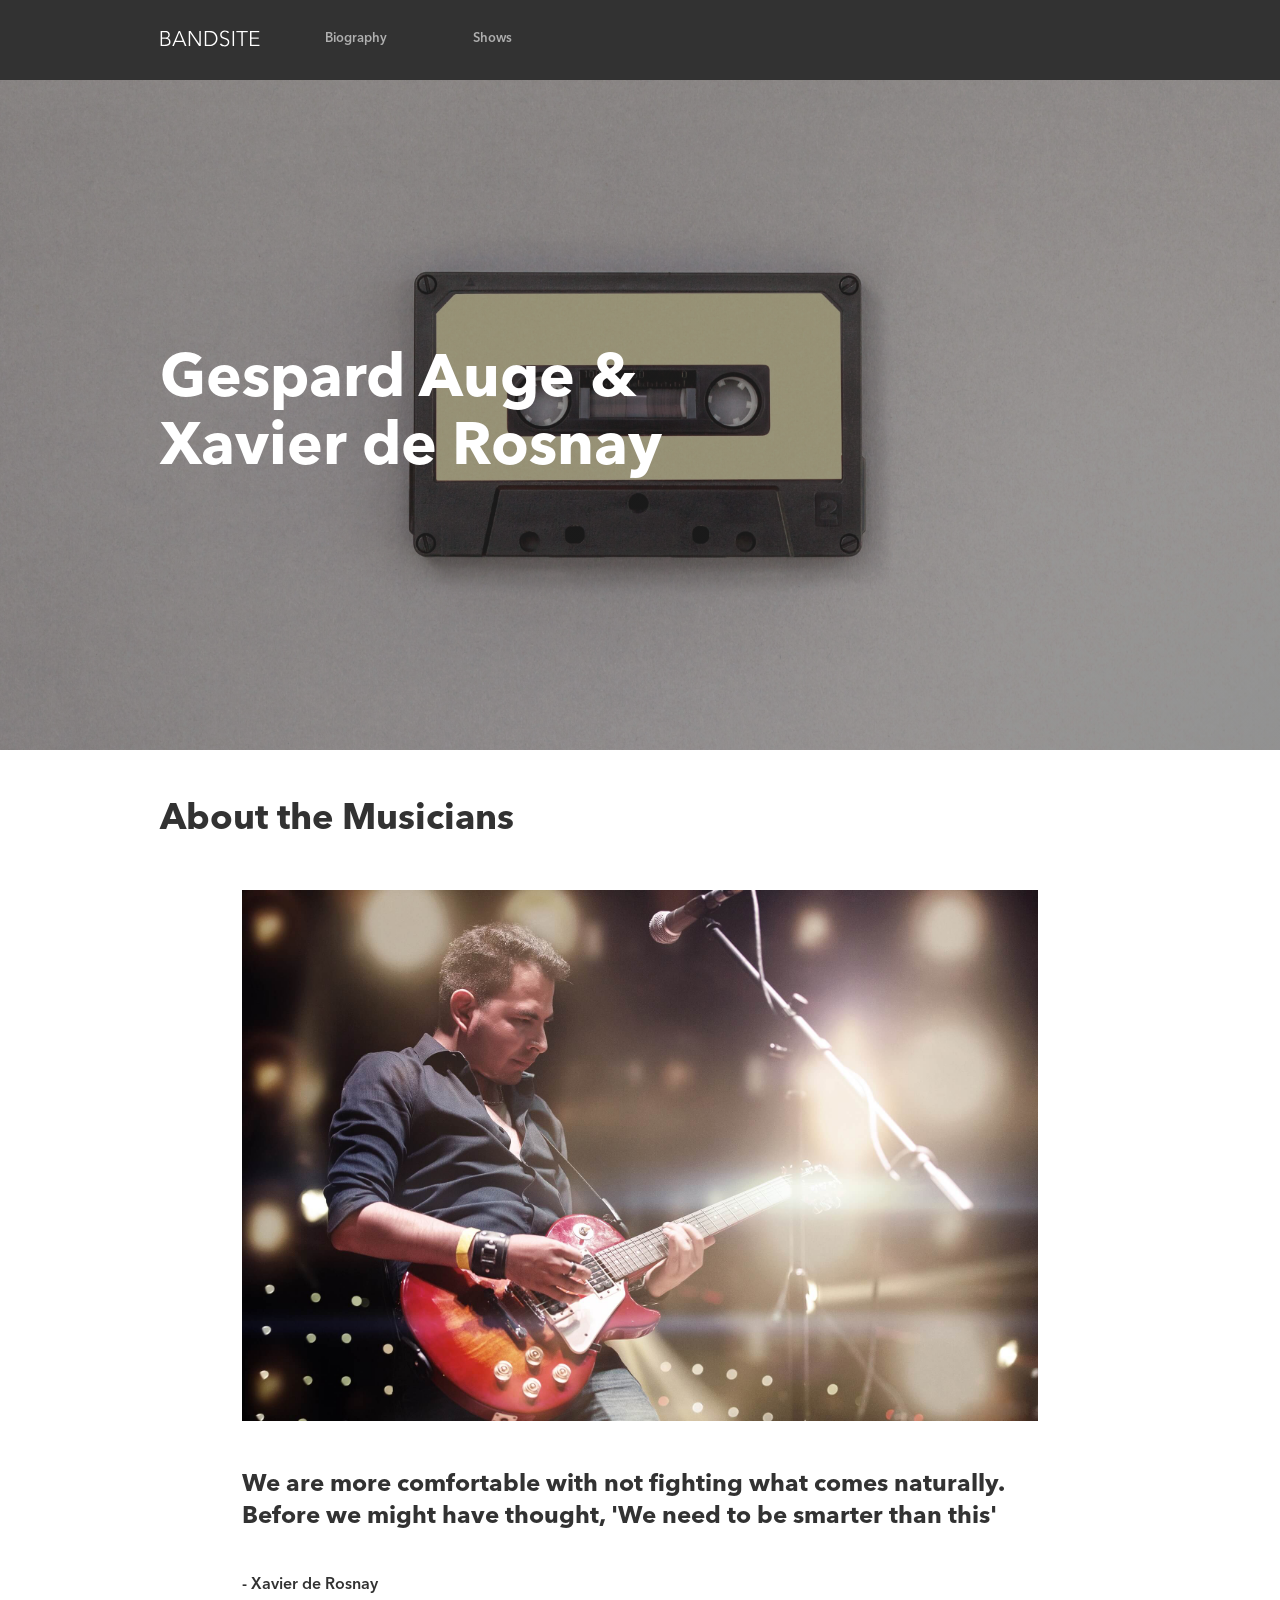
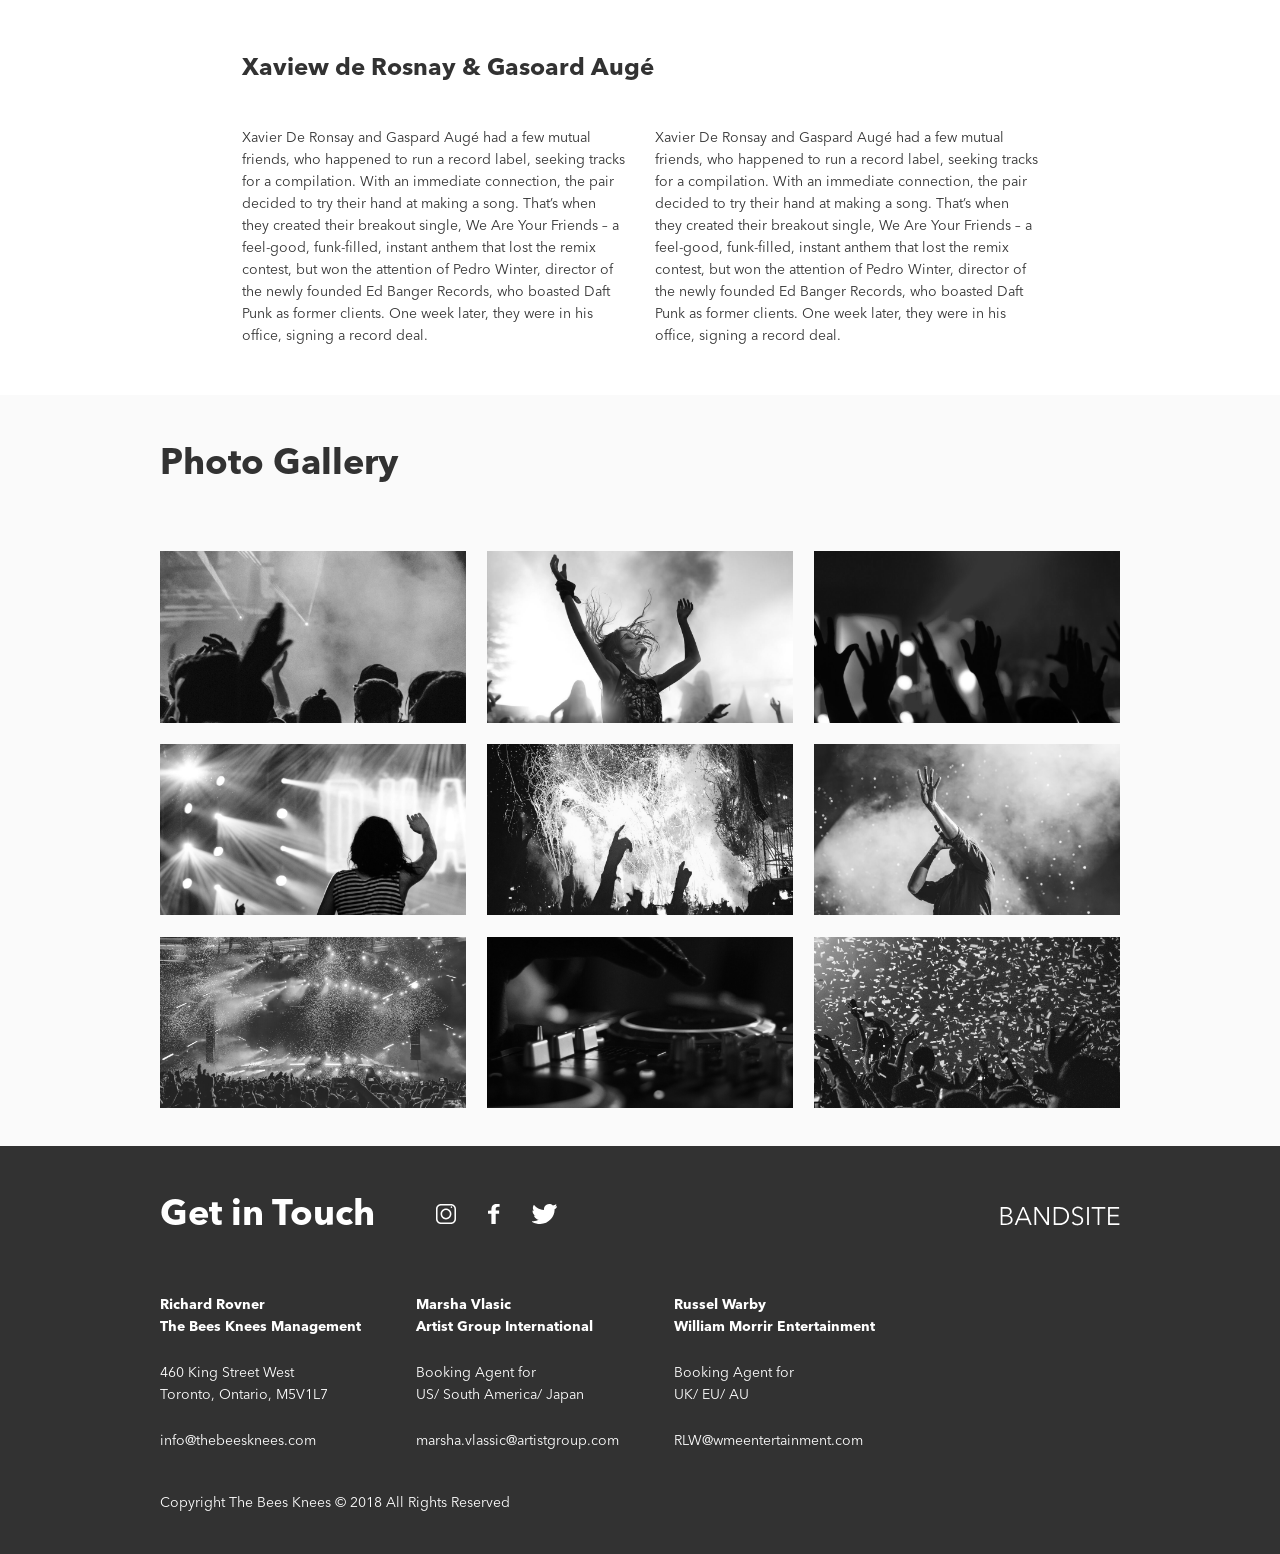
<file: sprint1/index.html>
<!DOCTYPE html>
<html lang="en">
<head>
  <meta charset="UTF-8">
  <meta name="viewport" content="width=device-width, initial-scale=1.0">
  <meta http-equiv="X-UA-Compatible" content="ie=edge">
  <title>Band Site</title>
  <link rel="stylesheet" href="./css/master.css">
</head>
<body>
  <header id="home" class="header"> 
    <nav class="nav"><!--Start of the Navigation-->
      <ul class="nav__list"> <!--Start of navigation list-->
        <li class="nav__item nav__item--full"> <!--Logo takes up full width at mobile-->
          <a href="#home" class="nav__link">
            <img class="nav__logo" src="./assets/logo/Logo-bandsite.svg" alt="Logo of the band. Spells out Band Site">
          </a>
        </li>
        <li class="nav__item nav__item--half"> <!--Nav links take up half width at mobile-->
          <a  class="nav__link nav__link--hover"href="#about">Biography</a>
        </li>
        <li class="nav__item nav__item--half"> <!--Nav links take up half width at mobile-->
          <a  class="nav__link nav__link--hover" href="#">Shows</a>
        </li>
      </ul> <!--End of navigation list-->
    </nav> <!--End of Navigation-->
    <div class="header__hero-wrapper">
      <h1 class="header__title">Gespard Auge &AMP; Xavier de Rosnay</h1> <!--Hero header and page title-->
    </div>
  </header>
  
  <main>
    <section id="about" class="section section--about"> <!--Start of About section-->
      <h2 class="section__title section__title--about">About the Musicians</h2> 
      <div class="section__content section__content--about"> <!--Start of About section content-->
        <div class="section__img-container">
          <img class="section__img--about" src="./assets/images/band.jpg" alt="Image of the band which consists of a solo guitarist">
        </div>
        <blockquote class="section__quote">
          <p class="section__text--quote section__text--bold">We are more comfortable with not fighting what comes naturally. 
            Before we might have thought, 'We need to be smarter than this'</p> <!--Quote text-->
          <footer class="section__text section__text--bold">- Xavier de Rosnay</footer>
        </blockquote>
        <h3 class="section__sub-header">Xaview de Rosnay &AMP; Gasoard Augé</h3>
        <div class="section__content--description"> <!--Start of Content description wrapper-->
          <p class="section__text section__text--description">Xavier De Ronsay and Gaspard Augé had a few mutual friends, who happened to run a record label, seeking tracks for a compilation. With an immediate connection, the pair decided to try their hand at making a song. That’s when they created their breakout single, We Are Your Friends – a feel-good, funk-filled, instant anthem that lost the remix contest, but won the attention of Pedro Winter, director of the newly founded Ed Banger Records, who boasted Daft Punk as former clients. One week later, they were in his office, signing a record deal.</p>
          <p class="section__text section__text--description">Xavier De Ronsay and Gaspard Augé had a few mutual friends, who happened to run a record label, seeking tracks for a compilation. With an immediate connection, the pair decided to try their hand at making a song. That’s when they created their breakout single, We Are Your Friends – a feel-good, funk-filled, instant anthem that lost the remix contest, but won the attention of Pedro Winter, director of the newly founded Ed Banger Records, who boasted Daft Punk as former clients. One week later, they were in his office, signing a record deal.</p>
        </div> <!--End of Content description wrapper-->
      </div> <!--Start of About section content-->
    </section> <!--End of About section-->

    <section id="shows" class="section section--shows"> <!--Start of Shows section-->
      <h2 class="section__title section__title--shows">Photo Gallery</h2>
      <ul class="section__content--gallery"> <!--Start of Gallery section-->
        <li class="section__img-container--gallery"> <!--Gallery image container-->
          <img class="section__img--shows" src="./assets/images/Photo-gallery-1.jpg" alt="Generic concert photo">
        </li>
        <li class="section__img-container--gallery"> <!--Gallery image container-->
          <img class="section__img--shows" src="./assets/images/Photo-gallery-2.jpg" alt="Generic concert photo">
        </li>
        <li class="section__img-container--gallery"> <!--Gallery image container-->
          <img class="section__img--shows" src="./assets/images/Photo-gallery-3.jpg" alt="Generic concert photo">
        </li>
        <li class="section__img-container--gallery"> <!--Gallery image container-->
          <img class="section__img--shows" src="./assets/images/Photo-gallery-4.jpg" alt="Generic concert photo">
        </li>
        <li class="section__img-container--gallery"> <!--Gallery image container-->
          <img class="section__img--shows" src="./assets/images/Photo-gallery-5.jpg" alt="Generic concert photo">
        </li>
        <li class="section__img-container--gallery"> <!--Gallery image container-->
          <img class="section__img--shows" src="./assets/images/Photo-gallery-6.jpg" alt="Generic concert photo">
        </li>
        <li class="section__img-container--gallery"> <!--Gallery image container-->
          <img class="section__img--shows" src="./assets/images/Photo-gallery-7.jpg" alt="Generic concert photo">
        </li>
        <li class="section__img-container--gallery"> <!--Gallery image container-->
          <img class="section__img--shows" src="./assets/images/Photo-gallery-8.jpg" alt="Generic concert photo">
        </li>
        <li class="section__img-container--gallery"> <!--Gallery image container-->
          <img class="section__img--shows" src="./assets/images/Photo-gallery-9.jpg" alt="Generic concert photo">
        </li>
      </ul> <!--End of Gallery section-->
    </section> <!--End of Shows section-->
  </main>

  <footer class="footer"> 
    <div class="footer__flex"><!--Start of Top footer flex container-->
      <h2 class="footer__title">Get in Touch</h2> <!--Top footer flex item 1 - Footer title-->
      <ul class="footer__flex social"> <!--Top footer flex item 2 - Social Icons-->
        <li class="social__container"> <!--Social link container-->
          <a class="social__link" href="http://www.instagram.com" target="__blank">
            <img class="social__img" src="./assets/icons/svg/Icon-instagram.svg" alt="Instagram's logo. A small camera.">
          </a>
        </li>
        <li class="social__container"> <!--Social link container-->
          <a class="social__link" href="http://www.facebook.com" target="__blank">
            <img class="social__img" src="./assets/icons/svg/Icon-facebook.svg" alt="Facebook's logo. A lowercase letter f.">
          </a>
        </li>
        <li class="social__container"> <!--Social link container-->
          <a class="social__link" href="http://www.twitter.com" target="__blank">        
            <img class="social__img" src="./assets/icons/svg/Icon-twitter.svg" alt="Twitter's logo. A small bird.">
          </a>      
        </li>
      </ul> <!--End of top footer flex item 2-->
      <a href="#home" class="social__logo"> <!--Top footer flex item 3 - Band Logo-->
        <img src="./assets/logo/Logo-bandsite.svg" alt="Logo of the band. Spells out Band Site">
      </a>
    </div> <!--End of Top footer flex container-->
    <ul class="contact footer__flex"> <!--Start of Middle footer flex container-->
      <li class="contact__item"> <!--Middle footer flex item 1 - Contact Info-->
        <p class="contact__text contact__text--bold">Richard Rovner</p>
        <p class="contact__text contact__text--bold contact__text--padding">The Bees Knees Management</p>
        <p class="contact__text">460 King Street West</p>
        <p class="contact__text contact__text--padding">Toronto, Ontario, M5V1L7</p>
        <a class="contact__mail" href="mailto:info@thebeesknees.com">info@thebeesknees.com</a>
      </li><!--End of Middle footer flex item 1-->
      <li class="contact__item"> <!--Middle footer flex item 2 - Contact Info-->
        <p class="contact__text contact__text--bold">Marsha Vlasic</p>
        <p class="contact__text contact__text--bold contact__text--padding">Artist Group International</p>
        <p class="contact__text">Booking Agent for</p>
        <p class="contact__text contact__text--padding">US/ South America/ Japan</p>
        <a class="contact__mail" href="mailto:Rmarsha.vlassic@artistgroup.com">marsha.vlassic@artistgroup.com</a>
      </li> <!--End of Middle footer flex item 2-->
      <li class="contact__item"> <!--Middle footer flex item 3 - Contact Info-->
        <p class="contact__text contact__text--bold">Russel Warby</p>
        <p class="contact__text contact__text--bold contact__text--padding">William Morrir Entertainment</p>
        <p class="contact__text">Booking Agent for</p>
        <p class="contact__text contact__text--padding">UK/ EU/ AU</p>
        <a class="contact__mail" href="mailto:RLW@wmeentertainment.com">RLW@wmeentertainment.com</a>
      </li> <!--End of Middle footer flex item 3-->
    </ul> <!--End of Middle footer flex container-->
    <p class="contact__text">Copyright The Bees Knees &COPY; 2018 All Rights Reserved</p>
  </footer>
</body>
</html>
</file>
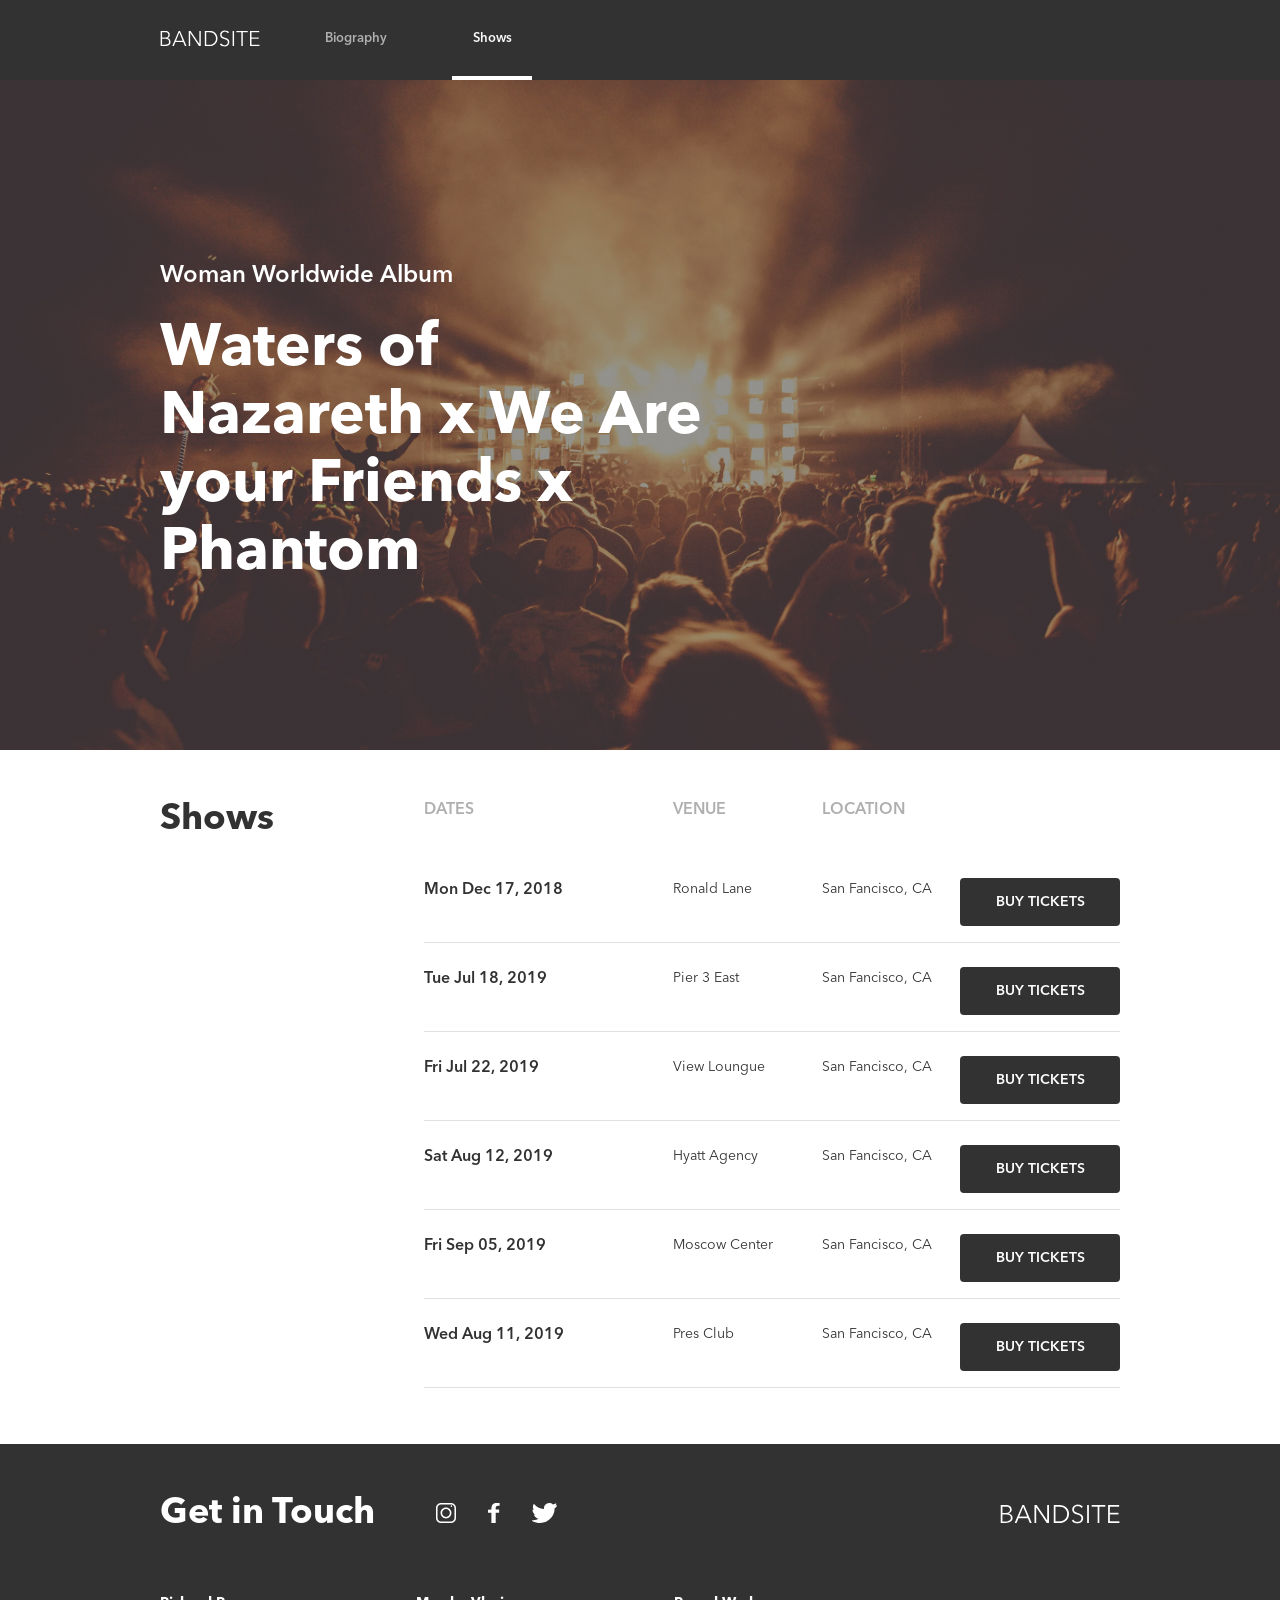
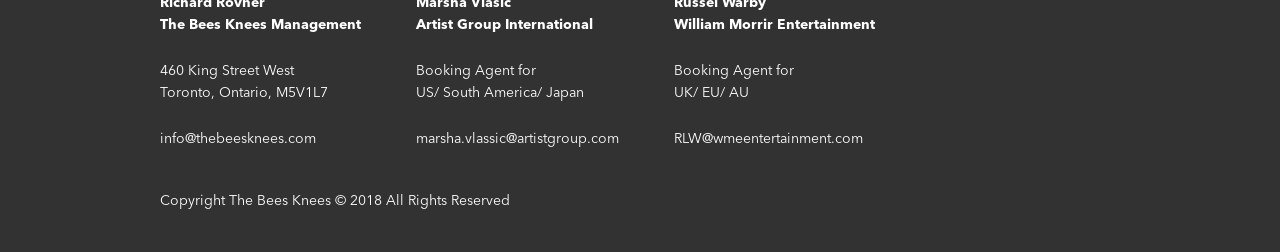
<file: sprint2/pages/shows.html>
<!DOCTYPE html>
<html lang="en">
<head>
  <meta charset="UTF-8">
  <meta name="viewport" content="width=device-width, initial-scale=1.0">
  <meta http-equiv="X-UA-Compatible" content="ie=edge">
  <title>Band Site | Shows</title>
  <link rel="stylesheet" href="../css/shows.css">

</head>
<body>
  <header id="home" class="header--shows"> 
    <nav class="nav"><!--Start of the Navigation-->
      <ul class="nav__list"> <!--Start of navigation list-->
        <li class="nav__item nav__item--full"> <!--Logo takes up full width at mobile-->
          <a href="../index.html" class="nav__link">
            <img class="nav__logo" src="../assets/logo/Logo-bandsite.svg" alt="Logo of the band. Spells out Band Site">
          </a>
        </li>
        <li class="nav__item nav__item--half"> <!--Nav links take up half width at mobile-->
          <a  class="nav__link nav__link--hover" href="../index.html">Biography</a>
        </li>
        <li class="nav__item nav__item--half"> <!--Nav links take up half width at mobile-->
          <a  class="nav__link nav__link--hover nav__link--current-page" href="#shows">Shows</a>
        </li>
      </ul> <!--End of navigation list-->
    </nav> <!--End of Navigation-->
    <div class="header__hero-wrapper--shows"> <!--Height of the wrapper set here-->
      <div class="shows__flex-wrapper">  <!--Outter flex-wrapper starts here-->
        <div class="shows__title-wrapper">  <!--Flex wrapper item 1-->
          <h3 class="shows__title--album">Woman Worldwide Album</h3>
          <h1 class="shows__title">Waters of Nazareth x We Are your Friends x Phantom</h1> <!--Hero header and page title-->
        </div>
        <iframe class="shows__media-player" allow="autoplay" src="https://w.soundcloud.com/player/?url=https%3A//api.soundcloud.com/playlists/654120825&color=%23ff5500&auto_play=false&hide_related=false&show_comments=true&show_user=true&show_reposts=false&show_teaser=true"></iframe> <!--Flex wrapper item 2-->
      </div> <!--Outter flex-wrapper ends here-->
    </div>
  </header>

  <main>
    <section id='shows' class="section section--shows-page"> <!--Start of the Shows section-->
      <h2 class="section__title section__title--shows-page">Shows</h2>
      <div class="shows__content"> <!--Start of Show main wrapper-->
        <div class="shows__column-header-wrapper"> <!--Wrapper for the column headers. visible at tablet size-->
          <p class="shows__column-header shows__column-header--date">Dates</p>
          <p class="shows__column-header shows__column-header--venue">Venue</p>
          <p class=" shows__column-header shows__column-header--location">Location</p>
          <div class='shows__submit shows__submit--hidden' aria-hidden="true"></div> <!--Added a hidden div to keep the spacing consistency-->
        </div>
        <!--All Show__label hide at tablet size-->
        <div class="shows__tour-wrapper"> <!--Start of Tour Date 1-->
          <p class="shows__tour-label">Dates</p> 
          <p class="shows__tour-date">Mon Dec 17, 2018</p>
          <p class="shows__tour-label">Venue</p>
          <p class="shows__tour-venue">Ronald Lane</p>
          <p class="shows__tour-label">Location</p>
          <p class="shows__tour-location">San Fancisco, CA</p>
          <button class='shows__submit'>Buy Tickets</button>
        </div> <!--End of Tour Date 1-->
        <div class="shows__tour-wrapper"> <!--Start of Tour Date 2-->
          <p class="shows__tour-label">Dates</p>
          <p class="shows__tour-date">Tue Jul 18, 2019</p>
          <p class="shows__tour-label">Venue</p>
          <p class="shows__tour-venue">Pier 3 East</p>
          <p class="shows__tour-label">Location</p>
          <p class="shows__tour-location">San Fancisco, CA</p>
          <button class='shows__submit'>Buy Tickets</button>
        </div> <!--End of Tour Date 2-->
        <div class="shows__tour-wrapper"> <!--Start of Tour Date 3-->
          <p class="shows__tour-label">Dates</p>
          <p class="shows__tour-date">Fri Jul 22, 2019</p>
          <p class="shows__tour-label">Venue</p>
          <p class="shows__tour-venue">View Loungue</p>
          <p class="shows__tour-label">Location</p>
          <p class="shows__tour-location">San Fancisco, CA</p>
          <button class='shows__submit'>Buy Tickets</button>
        </div> <!--End of Tour Date 3-->
        <div class="shows__tour-wrapper"> <!--Start of Tour Date 4-->
          <p class="shows__tour-label">Dates</p>
          <p class="shows__tour-date">Sat Aug 12, 2019</p>
          <p class="shows__tour-label">Venue</p>
          <p class="shows__tour-venue">Hyatt Agency</p>
          <p class="shows__tour-label">Location</p>
          <p class="shows__tour-location">San Fancisco, CA</p>
          <button class='shows__submit'>Buy Tickets</button>
        </div> <!--End of Tour Date 4-->
        <div class="shows__tour-wrapper"> <!--Start of Tour Date 5-->
          <p class="shows__tour-label">Dates</p>
          <p class="shows__tour-date">Fri Sep 05, 2019</p>
          <p class="shows__tour-label">Venue</p>
          <p class="shows__tour-venue">Moscow Center</p>
          <p class="shows__tour-label">Location</p>
          <p class="shows__tour-location">San Fancisco, CA</p>
          <button class='shows__submit'>Buy Tickets</button>
        </div> <!--End of Tour Date 5-->
        <div class="shows__tour-wrapper"> <!--Start of Tour Date 6-->
          <p class="shows__tour-label">Dates</p>
          <p class="shows__tour-date">Wed Aug 11, 2019</p>
          <p class="shows__tour-label">Venue</p>
          <p class="shows__tour-venue">Pres Club</p>
          <p class="shows__tour-label">Location</p>
          <p class="shows__tour-location">San Fancisco, CA</p>
          <button class='shows__submit'>Buy Tickets</button>
        </div> <!--End of Tour Date 6-->
      </div> <!--End of Show main wrapper-->
    </section>  <!--End of the Shows section-->
  </main>

  <footer class="footer"> 
    <div class="footer__flex"><!--Start of Top footer flex container-->
      <h2 class="footer__title">Get in Touch</h2> <!--Top footer flex item 1 - Footer title-->
      <ul class="footer__flex social"> <!--Top footer flex item 2 - Social Icons-->
        <li class="social__container"> <!--Social link container-->
          <a class="social__link" href="http://www.instagram.com" target="__blank">
            <img class="social__img" src="../assets/icons/svg/Icon-instagram.svg" alt="Instagram's logo. A small camera.">
          </a>
        </li>
        <li class="social__container"> <!--Social link container-->
          <a class="social__link" href="http://www.facebook.com" target="__blank">
            <img class="social__img" src="../assets/icons/svg/Icon-facebook.svg" alt="Facebook's logo. A lowercase letter f.">
          </a>
        </li>
        <li class="social__container"> <!--Social link container-->
          <a class="social__link" href="http://www.twitter.com" target="__blank">        
            <img class="social__img" src="../assets/icons/svg/Icon-twitter.svg" alt="Twitter's logo. A small bird.">
          </a>      
        </li>
      </ul> <!--End of top footer flex item 2-->
      <a href="#home" class="social__logo"> <!--Top footer flex item 3 - Band Logo-->
        <img src="../assets/logo/Logo-bandsite.svg" alt="Logo of the band. Spells out Band Site">
      </a>
    </div> <!--End of Top footer flex container-->
    <ul class="contact footer__flex"> <!--Start of Middle footer flex container-->
      <li class="contact__item"> <!--Middle footer flex item 1 - Contact Info-->
        <p class="contact__text contact__text--bold">Richard Rovner</p>
        <p class="contact__text contact__text--bold contact__text--padding">The Bees Knees Management</p>
        <p class="contact__text">460 King Street West</p>
        <p class="contact__text contact__text--padding">Toronto, Ontario, M5V1L7</p>
        <a class="contact__mail" href="mailto:info@thebeesknees.com">info@thebeesknees.com</a>
      </li><!--End of Middle footer flex item 1-->
      <li class="contact__item"> <!--Middle footer flex item 2 - Contact Info-->
        <p class="contact__text contact__text--bold">Marsha Vlasic</p>
        <p class="contact__text contact__text--bold contact__text--padding">Artist Group International</p>
        <p class="contact__text">Booking Agent for</p>
        <p class="contact__text contact__text--padding">US/ South America/ Japan</p>
        <a class="contact__mail" href="mailto:Rmarsha.vlassic@artistgroup.com">marsha.vlassic@artistgroup.com</a>
      </li> <!--End of Middle footer flex item 2-->
      <li class="contact__item"> <!--Middle footer flex item 3 - Contact Info-->
        <p class="contact__text contact__text--bold">Russel Warby</p>
        <p class="contact__text contact__text--bold contact__text--padding">William Morrir Entertainment</p>
        <p class="contact__text">Booking Agent for</p>
        <p class="contact__text contact__text--padding">UK/ EU/ AU</p>
        <a class="contact__mail" href="mailto:RLW@wmeentertainment.com">RLW@wmeentertainment.com</a>
      </li> <!--End of Middle footer flex item 3-->
    </ul> <!--End of Middle footer flex container-->
    <p class="contact__text">Copyright The Bees Knees &COPY; 2018 All Rights Reserved</p>
  </footer>
</body>
</html>
</file>
<file: sprint1/css/master.css>
html {
  line-height: 1.15;
  -ms-text-size-adjust: 100%;
  -webkit-text-size-adjust: 100%;
}

body {
  margin: 0;
}

article, aside, footer, header, nav, section {
  display: block;
}

h1 {
  font-size: 2em;
  margin: .67em 0;
}

figcaption, figure, main {
  display: block;
}

figure {
  margin: 1em 40px;
}

hr {
  -webkit-box-sizing: content-box;
          box-sizing: content-box;
  height: 0;
  overflow: visible;
}

pre {
  font-family: monospace,monospace;
  font-size: 1em;
}

a {
  background-color: transparent;
  -webkit-text-decoration-skip: objects;
}

abbr[title] {
  border-bottom: none;
  text-decoration: underline;
  -webkit-text-decoration: underline dotted;
          text-decoration: underline dotted;
}

b, strong {
  font-weight: inherit;
}

b, strong {
  font-weight: bolder;
}

code, kbd, samp {
  font-family: monospace,monospace;
  font-size: 1em;
}

dfn {
  font-style: italic;
}

mark {
  background-color: #ff0;
  color: #000;
}

small {
  font-size: 80%;
}

sub, sup {
  font-size: 75%;
  line-height: 0;
  position: relative;
  vertical-align: baseline;
}

sub {
  bottom: -.25em;
}

sup {
  top: -.5em;
}

audio, video {
  display: inline-block;
}

audio:not([controls]) {
  display: none;
  height: 0;
}

img {
  border-style: none;
}

svg:not(:root) {
  overflow: hidden;
}

button, input, optgroup, select, textarea {
  font-family: sans-serif;
  font-size: 100%;
  line-height: 1.15;
  margin: 0;
}

button, input {
  overflow: visible;
}

button, select {
  text-transform: none;
}

button, html [type=button], [type=reset], [type=submit] {
  -webkit-appearance: button;
}

button::-moz-focus-inner, [type=button]::-moz-focus-inner, [type=reset]::-moz-focus-inner, [type=submit]::-moz-focus-inner {
  border-style: none;
  padding: 0;
}

button:-moz-focusring, [type=button]:-moz-focusring, [type=reset]:-moz-focusring, [type=submit]:-moz-focusring {
  outline: 1px dotted ButtonText;
}

fieldset {
  padding: .35em .75em .625em;
}

legend {
  -webkit-box-sizing: border-box;
          box-sizing: border-box;
  color: inherit;
  display: table;
  max-width: 100%;
  padding: 0;
  white-space: normal;
}

progress {
  display: inline-block;
  vertical-align: baseline;
}

textarea {
  overflow: auto;
}

[type=checkbox], [type=radio] {
  -webkit-box-sizing: border-box;
          box-sizing: border-box;
  padding: 0;
}

[type=number]::-webkit-inner-spin-button, [type=number]::-webkit-outer-spin-button {
  height: auto;
}

[type=search] {
  -webkit-appearance: textfield;
  outline-offset: -2px;
}

[type=search]::-webkit-search-cancel-button, [type=search]::-webkit-search-decoration {
  -webkit-appearance: none;
}

::-webkit-file-upload-button {
  -webkit-appearance: button;
  font: inherit;
}

details, menu {
  display: block;
}

summary {
  display: list-item;
}

canvas {
  display: inline-block;
}

template {
  display: none;
}

[hidden] {
  display: none;
}

.clearfix:after {
  visibility: hidden;
  display: block;
  font-size: 0;
  content: " ";
  clear: both;
  height: 0;
}

* {
  -webkit-box-sizing: border-box;
  box-sizing: border-box;
}

.visuallyhidden:not(:focus):not(:active) {
  position: absolute;
  width: 1px;
  height: 1px;
  margin: -1px;
  border: 0;
  padding: 0;
  white-space: nowrap;
  -webkit-clip-path: inset(100%);
          clip-path: inset(100%);
  clip: rect(0 0 0 0);
  overflow: hidden;
}

@font-face {
  font-family: "AvenirBold";
  src: url("./fonts/AvenirNextProLT/Linotype - AvenirNextLTPro-Bold.otf") format("opentype"), url("./fonts/AvenirNextProLT/Alternative files/Linotype - Avenir Next LT Pro Bold.ttf") format("truetype");
}

@font-face {
  font-family: "AvenirDemiBold";
  src: url("./fonts/AvenirNextProLT/Linotype - AvenirNextLTPro-Demi.otf") format("opentype"), url("./fonts/AvenirNextProLT/Alternative files/Linotype - Avenir Next LT Pro Demi.ttf") format("truetype");
}

@font-face {
  font-family: "AvenirRegular";
  src: url("./fonts/AvenirNextProLT/Linotype - AvenirNextLTPro-Regular.otf") format("opentype"), url("./fonts/AvenirNextProLT/Alternative files/Linotype - Avenir Next LT Pro.ttf") format("truetype");
}

.header__title {
  font-weight: 600;
  font-family: AvenirBold, Helvetica, sans-serif;
  font-size: 2.4rem;
  line-height: 3.2rem;
}

@media only screen and (min-width: 550px) {
  .header__title {
    font-size: 6rem;
    line-height: 6.8rem;
  }
}

.section__title, .footer__title {
  font-weight: 600;
  font-family: AvenirBold, Helvetica, sans-serif;
  font-size: 2.4rem;
  line-height: 3.2rem;
}

@media only screen and (min-width: 550px) {
  .section__title, .footer__title {
    font-size: 3.6rem;
    line-height: 4.4rem;
  }
}

.section__sub-header {
  font-weight: 600;
  font-family: AvenirBold, Helvetica, sans-serif;
  font-size: 1.4rem;
  line-height: 2.2rem;
}

@media only screen and (min-width: 550px) {
  .section__sub-header {
    font-size: 2.4rem;
    line-height: 3.2rem;
  }
}

.section__text, .contact__text, .contact__mail {
  font-weight: 400;
  font-family: AvenirRegular, Helvetica, sans-serif;
  font-size: 1.3rem;
  line-height: 1.8rem;
}

@media only screen and (min-width: 550px) {
  .section__text, .contact__text, .contact__mail {
    font-size: 1.4rem;
    line-height: 2.2rem;
  }
}

.section__text--bold {
  font-weight: 500;
  font-family: AvenirDemiBold, Helvetica, sans-serif;
  font-size: 1.6rem;
  line-height: 2.4rem;
}

.section, .footer {
  padding-left: 5%;
  padding-right: 5%;
}

@media only screen and (min-width: 550px) {
  .nav, .section, .footer {
    padding-left: 3.125%;
    padding-right: 3.125%;
  }
}

@media only screen and (min-width: 1200px) {
  .nav, .section, .footer {
    padding-left: 12.5%;
    padding-right: 12.5%;
  }
}

.header__title {
  margin-left: 5%;
  margin-right: 5%;
}

@media only screen and (min-width: 550px) {
  .header__title {
    margin-left: 3.125%;
    margin-right: 3.125%;
  }
}

@media only screen and (min-width: 1200px) {
  .header__title {
    margin-left: 12.5%;
    margin-right: 12.5%;
  }
}

/************************* General Settings of Elements and Sections...and Stylistic Sugar! *************************/
html {
  font-size: 62.5%;
}

ul, li {
  padding: 0;
  margin: 0;
}

li {
  list-style: none;
}

h1, h2, h3,
h4, h5, h6,
p {
  margin: 0;
}

img {
  width: 100%;
  display: block;
}

a {
  display: inline-block;
  text-decoration: none;
}

blockquote {
  padding: 0;
  margin: 0;
}

.header {
  display: -webkit-box;
  display: -ms-flexbox;
  display: flex;
  -webkit-box-orient: vertical;
  -webkit-box-direction: normal;
      -ms-flex-direction: column;
          flex-direction: column;
  height: 26.3rem;
}

@media only screen and (min-width: 550px) {
  .header {
    height: 48rem;
  }
}

@media only screen and (min-width: 1200px) {
  .header {
    height: 75rem;
  }
}

.header__hero-wrapper {
  -webkit-box-flex: 1;
      -ms-flex: 1;
          flex: 1;
  display: -webkit-box;
  display: -ms-flexbox;
  display: flex;
  -webkit-box-orient: vertical;
  -webkit-box-direction: normal;
      -ms-flex-direction: column;
          flex-direction: column;
  -webkit-box-pack: center;
      -ms-flex-pack: center;
          justify-content: center;
  background-image: -webkit-gradient(linear, left top, left bottom, from(rgba(50, 50, 50, 0.5))), url("../assets/images/hero.jpg");
  background-image: linear-gradient(rgba(50, 50, 50, 0.5)), url("../assets/images/hero.jpg");
  background-size: cover;
  background-position: center;
  background-repeat: no-repeat;
}

.header__title {
  max-width: 21rem;
  color: #FFF;
}

@media only screen and (min-width: 550px) {
  .header__title {
    max-width: 59.6rem;
  }
}

@media only screen and (min-width: 1200px) {
  .header__title {
    max-width: 52.8rem;
  }
}

.nav {
  background: #323232;
}

.nav__list {
  display: -webkit-box;
  display: -ms-flexbox;
  display: flex;
  -ms-flex-wrap: wrap;
      flex-wrap: wrap;
  height: 8.0rem;
  -ms-flex-pack: distribute;
      justify-content: space-around;
}

@media only screen and (min-width: 550px) {
  .nav__list {
    -webkit-box-pack: start;
        -ms-flex-pack: start;
            justify-content: flex-start;
  }
}

.nav__item {
  text-align: center;
  display: -webkit-box;
  display: -ms-flexbox;
  display: flex;
  -webkit-box-align: stretch;
      -ms-flex-align: stretch;
          align-items: stretch;
  position: relative;
}

.nav__item--full {
  -webkit-box-flex: 0;
      -ms-flex: 0 0 100%;
          flex: 0 0 100%;
}

@media only screen and (min-width: 550px) {
  .nav__item--full {
    -webkit-box-flex: 0;
        -ms-flex: 0;
            flex: 0;
    margin-right: 24px;
  }
}

@media only screen and (min-width: 1200px) {
  .nav__item--full {
    margin-right: 56px;
  }
}

.nav__item--half {
  -webkit-box-flex: 0;
      -ms-flex: 0 0 50%;
          flex: 0 0 50%;
}

@media only screen and (min-width: 550px) {
  .nav__item--half {
    -webkit-box-flex: 0;
        -ms-flex: 0;
            flex: 0;
    margin-right: 24px;
  }
}

@media only screen and (min-width: 1200px) {
  .nav__item--half {
    margin-right: 56px;
    min-width: 80px;
  }
}

.nav__logo {
  width: 100px;
  margin: 0 auto;
}

.nav__link {
  font-size: 1.3rem;
  line-height: 1.8rem;
  font-weight: 500;
  font-family: AvenirDemiBold, Helvetica, sans-serif;
  -webkit-box-flex: 1;
      -ms-flex: 1;
          flex: 1;
  padding: 8px;
  color: #AFAFAF;
  border-bottom: 4px solid #323232;
}

.nav__link--hover:hover {
  color: #FAFAFA;
  border-bottom: 4px solid #FFF;
}

@media only screen and (min-width: 550px) {
  .nav__link {
    padding: 30px 0 24px 0;
  }
}

.section--about {
  padding-top: 32px;
  padding-bottom: 40px;
}

@media only screen and (min-width: 550px) {
  .section--about {
    padding-top: 40px;
  }
}

@media only screen and (min-width: 1200px) {
  .section--about {
    padding-top: 48px;
  }
}

@media only screen and (min-width: 550px) {
  .section--about {
    padding-bottom: 44px;
  }
}

@media only screen and (min-width: 1200px) {
  .section--about {
    padding-bottom: 48px;
  }
}

.section--shows {
  padding-top: 32px;
  padding-bottom: 24px;
  background: #FAFAFA;
}

@media only screen and (min-width: 550px) {
  .section--shows {
    padding-top: 40px;
  }
}

@media only screen and (min-width: 1200px) {
  .section--shows {
    padding-top: 48px;
  }
}

@media only screen and (min-width: 550px) {
  .section--shows {
    padding-bottom: 20px;
  }
}

@media only screen and (min-width: 1200px) {
  .section--shows {
    padding-bottom: 16px;
  }
}

.section__title {
  color: #323232;
}

.section__title--about {
  padding-bottom: 24px;
}

@media only screen and (min-width: 550px) {
  .section__title--about {
    padding-bottom: 36px;
  }
}

@media only screen and (min-width: 1200px) {
  .section__title--about {
    padding-bottom: 48px;
  }
}

.section__title--shows {
  padding-bottom: 24px;
}

@media only screen and (min-width: 550px) {
  .section__title--shows {
    padding-bottom: 44px;
  }
}

@media only screen and (min-width: 1200px) {
  .section__title--shows {
    padding-bottom: 64px;
  }
}

.section__quote {
  padding-bottom: 40px;
}

@media only screen and (min-width: 550px) {
  .section__quote {
    padding-bottom: 48px;
  }
}

@media only screen and (min-width: 1200px) {
  .section__quote {
    padding-bottom: 56px;
  }
}

.section__text {
  color: #323232;
}

.section__text--bold {
  color: #323232;
}

.section__text--quote {
  padding-bottom: 32px;
  color: #323232;
}

@media only screen and (min-width: 550px) {
  .section__text--quote {
    padding-bottom: 36px;
  }
}

@media only screen and (min-width: 1200px) {
  .section__text--quote {
    padding-bottom: 40px;
  }
}

@media only screen and (min-width: 550px) {
  .section__text--quote {
    font-weight: 600;
    font-family: AvenirBold, Helvetica, sans-serif;
    font-size: 1.4rem;
    line-height: 2.2rem;
  }
}

@media only screen and (min-width: 550px) and (min-width: 550px) {
  .section__text--quote {
    font-size: 2.4rem;
    line-height: 3.2rem;
  }
}

@media only screen and (min-width: 550px) {
  .section__text--description {
    max-width: 48.33333%;
  }
}

@media only screen and (min-width: 1200px) {
  .section__text--description {
    max-width: 48.14815%;
  }
}

.section__sub-header {
  padding-bottom: 24px;
  color: #323232;
}

@media only screen and (min-width: 550px) {
  .section__sub-header {
    padding-bottom: 33px;
  }
}

@media only screen and (min-width: 1200px) {
  .section__sub-header {
    padding-bottom: 42px;
  }
}

@media only screen and (min-width: 1200px) {
  .section__content {
    max-width: 82.96296%;
    margin: 0 auto;
  }
}

@media only screen and (min-width: 550px) {
  .section__content--description {
    display: -webkit-box;
    display: -ms-flexbox;
    display: flex;
    -webkit-box-pack: justify;
        -ms-flex-pack: justify;
            justify-content: space-between;
  }
}

.section__content--gallery {
  display: -webkit-box;
  display: -ms-flexbox;
  display: flex;
  -ms-flex-wrap: wrap;
      flex-wrap: wrap;
  -webkit-box-orient: vertical;
  -webkit-box-direction: normal;
      -ms-flex-direction: column;
          flex-direction: column;
}

@media only screen and (min-width: 550px) {
  .section__content--gallery {
    -webkit-box-orient: horizontal;
    -webkit-box-direction: normal;
        -ms-flex-direction: row;
            flex-direction: row;
    -webkit-box-pack: justify;
        -ms-flex-pack: justify;
            justify-content: space-between;
  }
}

.section__img-container {
  padding-bottom: 24px;
}

@media only screen and (min-width: 550px) {
  .section__img-container {
    padding-bottom: 36px;
  }
}

@media only screen and (min-width: 1200px) {
  .section__img-container {
    padding-bottom: 48px;
  }
}

.section__img-container--gallery {
  margin-bottom: 1.6rem;
}

@media only screen and (min-width: 550px) {
  .section__img-container--gallery {
    max-width: 31.11111%;
    margin-bottom: 3.33333%;
  }
}

@media only screen and (min-width: 1200px) {
  .section__img-container--gallery {
    max-width: 31.85185%;
    margin-bottom: 2.22222%;
  }
}

.section__img--shows {
  -webkit-filter: grayscale(1);
          filter: grayscale(1);
  -webkit-transition: all 0.5s;
  transition: all 0.5s;
}

.section__img--shows:hover {
  -webkit-filter: grayscale(0);
          filter: grayscale(0);
  -webkit-transition: all 0.5s;
  transition: all 0.5s;
}

.footer {
  background: #323232;
  color: white;
  padding-top: 32px;
  padding-bottom: 40px;
}

@media only screen and (min-width: 550px) {
  .footer {
    padding-top: 40px;
  }
}

@media only screen and (min-width: 1200px) {
  .footer {
    padding-top: 48px;
  }
}

@media only screen and (min-width: 550px) {
  .footer {
    padding-bottom: 40px;
  }
}

@media only screen and (min-width: 1200px) {
  .footer {
    padding-bottom: 40px;
  }
}

.footer__flex {
  display: -webkit-box;
  display: -ms-flexbox;
  display: flex;
  -webkit-box-orient: vertical;
  -webkit-box-direction: normal;
      -ms-flex-direction: column;
          flex-direction: column;
}

@media only screen and (min-width: 550px) {
  .footer__flex {
    -webkit-box-orient: horizontal;
    -webkit-box-direction: normal;
        -ms-flex-direction: row;
            flex-direction: row;
  }
}

.footer__title {
  padding-bottom: 24px;
}

@media only screen and (min-width: 550px) {
  .footer__title {
    padding-bottom: 40px;
  }
}

@media only screen and (min-width: 1200px) {
  .footer__title {
    padding-bottom: 56px;
  }
}

@media only screen and (min-width: 550px) {
  .footer__title {
    width: 224px;
    margin-right: 2.4rem;
  }
}

@media only screen and (min-width: 1200px) {
  .footer__title {
    width: 252px;
  }
}

.social {
  -webkit-box-orient: horizontal;
  -webkit-box-direction: normal;
      -ms-flex-direction: row;
          flex-direction: row;
}

.social__container {
  -ms-flex-item-align: center;
      -ms-grid-row-align: center;
      align-self: center;
  margin-right: 2.4rem;
  padding-bottom: 24px;
}

@media only screen and (min-width: 550px) {
  .social__container {
    padding-bottom: 40px;
  }
}

@media only screen and (min-width: 1200px) {
  .social__container {
    padding-bottom: 56px;
  }
}

@media only screen and (min-width: 1200px) {
  .social__container {
    margin-right: 3.2rem;
  }
}

.social__img {
  -webkit-transition: all 0.25s;
  transition: all 0.25s;
}

.social__img:hover {
  -webkit-transform: scale(1.25);
          transform: scale(1.25);
  -webkit-transition: all 0.25s;
  transition: all 0.25s;
}

.social__logo {
  width: 120px;
  -ms-flex-item-align: center;
      -ms-grid-row-align: center;
      align-self: center;
  display: none;
  padding-bottom: 24px;
}

@media only screen and (min-width: 550px) {
  .social__logo {
    padding-bottom: 40px;
  }
}

@media only screen and (min-width: 1200px) {
  .social__logo {
    padding-bottom: 56px;
  }
}

@media only screen and (min-width: 550px) {
  .social__logo {
    display: block;
    margin-left: auto;
  }
}

.contact {
  -webkit-box-pack: justify;
      -ms-flex-pack: justify;
          justify-content: space-between;
}

@media only screen and (min-width: 1200px) {
  .contact {
    max-width: 74.44444%;
  }
}

.contact__item {
  display: -webkit-box;
  display: -ms-flexbox;
  display: flex;
  -webkit-box-orient: vertical;
  -webkit-box-direction: normal;
      -ms-flex-direction: column;
          flex-direction: column;
  padding-bottom: 4.0rem;
  -webkit-box-pack: justify;
      -ms-flex-pack: justify;
          justify-content: space-between;
}

.contact__text--bold {
  font-weight: 600;
  font-family: AvenirBold, Helvetica, sans-serif;
}

.contact__text--padding {
  padding-bottom: 2.4rem;
}

.contact__mail {
  color: white;
  word-break: break-all;
}
/*# sourceMappingURL=master.css.map */
</file>
<file: sprint2/css/shows.css>
html {
  line-height: 1.15;
  -ms-text-size-adjust: 100%;
  -webkit-text-size-adjust: 100%;
}

body {
  margin: 0;
}

article, aside, footer, header, nav, section {
  display: block;
}

h1 {
  font-size: 2em;
  margin: .67em 0;
}

figcaption, figure, main {
  display: block;
}

figure {
  margin: 1em 40px;
}

hr {
  -webkit-box-sizing: content-box;
          box-sizing: content-box;
  height: 0;
  overflow: visible;
}

pre {
  font-family: monospace,monospace;
  font-size: 1em;
}

a {
  background-color: transparent;
  -webkit-text-decoration-skip: objects;
}

abbr[title] {
  border-bottom: none;
  text-decoration: underline;
  -webkit-text-decoration: underline dotted;
          text-decoration: underline dotted;
}

b, strong {
  font-weight: inherit;
}

b, strong {
  font-weight: bolder;
}

code, kbd, samp {
  font-family: monospace,monospace;
  font-size: 1em;
}

dfn {
  font-style: italic;
}

mark {
  background-color: #ff0;
  color: #000;
}

small {
  font-size: 80%;
}

sub, sup {
  font-size: 75%;
  line-height: 0;
  position: relative;
  vertical-align: baseline;
}

sub {
  bottom: -.25em;
}

sup {
  top: -.5em;
}

audio, video {
  display: inline-block;
}

audio:not([controls]) {
  display: none;
  height: 0;
}

img {
  border-style: none;
}

svg:not(:root) {
  overflow: hidden;
}

button, input, optgroup, select, textarea {
  font-family: sans-serif;
  font-size: 100%;
  line-height: 1.15;
  margin: 0;
}

button, input {
  overflow: visible;
}

button, select {
  text-transform: none;
}

button, html [type=button], [type=reset], [type=submit] {
  -webkit-appearance: button;
}

button::-moz-focus-inner, [type=button]::-moz-focus-inner, [type=reset]::-moz-focus-inner, [type=submit]::-moz-focus-inner {
  border-style: none;
  padding: 0;
}

button:-moz-focusring, [type=button]:-moz-focusring, [type=reset]:-moz-focusring, [type=submit]:-moz-focusring {
  outline: 1px dotted ButtonText;
}

fieldset {
  padding: .35em .75em .625em;
}

legend {
  -webkit-box-sizing: border-box;
          box-sizing: border-box;
  color: inherit;
  display: table;
  max-width: 100%;
  padding: 0;
  white-space: normal;
}

progress {
  display: inline-block;
  vertical-align: baseline;
}

textarea {
  overflow: auto;
}

[type=checkbox], [type=radio] {
  -webkit-box-sizing: border-box;
          box-sizing: border-box;
  padding: 0;
}

[type=number]::-webkit-inner-spin-button, [type=number]::-webkit-outer-spin-button {
  height: auto;
}

[type=search] {
  -webkit-appearance: textfield;
  outline-offset: -2px;
}

[type=search]::-webkit-search-cancel-button, [type=search]::-webkit-search-decoration {
  -webkit-appearance: none;
}

::-webkit-file-upload-button {
  -webkit-appearance: button;
  font: inherit;
}

details, menu {
  display: block;
}

summary {
  display: list-item;
}

canvas {
  display: inline-block;
}

template {
  display: none;
}

[hidden] {
  display: none;
}

.clearfix:after {
  visibility: hidden;
  display: block;
  font-size: 0;
  content: " ";
  clear: both;
  height: 0;
}

* {
  -webkit-box-sizing: border-box;
  box-sizing: border-box;
}

.visuallyhidden:not(:focus):not(:active) {
  position: absolute;
  width: 1px;
  height: 1px;
  margin: -1px;
  border: 0;
  padding: 0;
  white-space: nowrap;
  -webkit-clip-path: inset(100%);
          clip-path: inset(100%);
  clip: rect(0 0 0 0);
  overflow: hidden;
}

@font-face {
  font-family: "AvenirBold";
  src: url("./fonts/AvenirNextProLT/Linotype - AvenirNextLTPro-Bold.otf") format("opentype"), url("./fonts/AvenirNextProLT/Alternative files/Linotype - Avenir Next LT Pro Bold.ttf") format("truetype");
}

@font-face {
  font-family: "AvenirDemiBold";
  src: url("./fonts/AvenirNextProLT/Linotype - AvenirNextLTPro-Demi.otf") format("opentype"), url("./fonts/AvenirNextProLT/Alternative files/Linotype - Avenir Next LT Pro Demi.ttf") format("truetype");
}

@font-face {
  font-family: "AvenirRegular";
  src: url("./fonts/AvenirNextProLT/Linotype - AvenirNextLTPro-Regular.otf") format("opentype"), url("./fonts/AvenirNextProLT/Alternative files/Linotype - Avenir Next LT Pro.ttf") format("truetype");
}

.header__title, .shows__title {
  font-weight: 600;
  font-family: AvenirBold, Helvetica, sans-serif;
  font-size: 2.4rem;
  line-height: 3.2rem;
}

@media only screen and (min-width: 550px) {
  .header__title, .shows__title {
    font-size: 6rem;
    line-height: 6.8rem;
  }
}

.section__title, .comments__title, .footer__title {
  font-weight: 600;
  font-family: AvenirBold, Helvetica, sans-serif;
  font-size: 2.4rem;
  line-height: 3.2rem;
}

@media only screen and (min-width: 550px) {
  .section__title, .comments__title, .footer__title {
    font-size: 3.6rem;
    line-height: 4.4rem;
  }
}

.section__sub-header, .shows__title--album {
  font-weight: 600;
  font-family: AvenirBold, Helvetica, sans-serif;
  font-size: 1.4rem;
  line-height: 2.2rem;
}

@media only screen and (min-width: 550px) {
  .section__sub-header, .shows__title--album {
    font-size: 2.4rem;
    line-height: 3.2rem;
  }
}

.comments__submit, .shows__submit, .section__text, .comments__input, .content__flex, .content__date, .content__comment, .contact__text, .contact__mail, .shows__tour-venue, .shows__tour-location {
  font-weight: 400;
  font-family: AvenirRegular, Helvetica, sans-serif;
  font-size: 1.3rem;
  line-height: 1.8rem;
}

@media only screen and (min-width: 550px) {
  .comments__submit, .shows__submit, .section__text, .comments__input, .content__flex, .content__date, .content__comment, .contact__text, .contact__mail, .shows__tour-venue, .shows__tour-location {
    font-size: 1.4rem;
    line-height: 2.2rem;
  }
}

.section__text--bold, .comments__label, .shows__column-header, .shows__tour-label, .content__username, .shows__tour-date {
  font-weight: 500;
  font-family: AvenirDemiBold, Helvetica, sans-serif;
  font-size: 1.6rem;
  line-height: 2.4rem;
}

.header__hero-wrapper, .header__hero-wrapper--shows, .section, .footer {
  padding-left: 5%;
  padding-right: 5%;
}

@media only screen and (min-width: 550px) {
  .header__hero-wrapper, .header__hero-wrapper--shows, .nav, .section, .footer {
    padding-left: 3.125%;
    padding-right: 3.125%;
  }
}

@media only screen and (min-width: 1200px) {
  .header__hero-wrapper, .header__hero-wrapper--shows, .nav, .section, .footer {
    padding-left: 12.5%;
    padding-right: 12.5%;
  }
}

.comments__submit, .shows__submit {
  font-weight: 500;
  font-family: AvenirDemiBold, Helvetica, sans-serif;
  color: white;
  text-transform: uppercase;
  border-radius: 4px;
  background: #323232;
  height: 4.8rem;
}

.comments__submit:hover, .shows__submit:hover {
  background: #0065AD;
}

@media only screen and (min-width: 550px) {
  .comments__submit, .shows__submit {
    max-width: 14.8rem;
    -ms-flex-item-align: end;
        align-self: flex-end;
  }
}

.comments__flex, .comments__posted-comment, .shows__tour-wrapper {
  border-bottom: 1px solid #E1E1E1;
}

/************************* General Settings of Elements and Sections...and Stylistic Sugar! *************************/
html {
  font-size: 62.5%;
}

ul, li {
  padding: 0;
  margin: 0;
}

li {
  list-style: none;
}

h1, h2, h3,
h4, h5, h6,
p {
  margin: 0;
}

img {
  width: 100%;
  display: block;
}

a {
  display: inline-block;
  text-decoration: none;
}

blockquote {
  padding: 0;
  margin: 0;
}

button, input,
textarea {
  border: none;
}

.header {
  display: -webkit-box;
  display: -ms-flexbox;
  display: flex;
  -webkit-box-orient: vertical;
  -webkit-box-direction: normal;
      -ms-flex-direction: column;
          flex-direction: column;
  height: 26.3rem;
}

@media only screen and (min-width: 550px) {
  .header {
    height: 48rem;
  }
}

@media only screen and (min-width: 1200px) {
  .header {
    height: 75rem;
  }
}

.header__hero-wrapper {
  -webkit-box-flex: 1;
      -ms-flex: 1;
          flex: 1;
  display: -webkit-box;
  display: -ms-flexbox;
  display: flex;
  -webkit-box-orient: vertical;
  -webkit-box-direction: normal;
      -ms-flex-direction: column;
          flex-direction: column;
  -webkit-box-pack: center;
      -ms-flex-pack: center;
          justify-content: center;
  background-image: -webkit-gradient(linear, left top, left bottom, from(rgba(50, 50, 50, 0.5))), url("../assets/images/hero.jpg");
  background-image: linear-gradient(rgba(50, 50, 50, 0.5)), url("../assets/images/hero.jpg");
  background-size: cover;
  background-position: center;
  background-repeat: no-repeat;
}

.header__hero-wrapper--shows {
  background-size: cover;
  background-position: center;
  background-repeat: no-repeat;
  background-image: -webkit-gradient(linear, left top, left bottom, from(rgba(50, 50, 50, 0.5))), url("../assets/images/shows-hero.jpg");
  background-image: linear-gradient(rgba(50, 50, 50, 0.5)), url("../assets/images/shows-hero.jpg");
  height: 47.2rem;
}

@media only screen and (min-width: 550px) {
  .header__hero-wrapper--shows {
    height: 67rem;
  }
}

.header__title {
  max-width: 21rem;
  color: #FFF;
}

@media only screen and (min-width: 550px) {
  .header__title {
    max-width: 59.6rem;
  }
}

@media only screen and (min-width: 1200px) {
  .header__title {
    max-width: 52.8rem;
  }
}

.header--shows {
  display: -webkit-box;
  display: -ms-flexbox;
  display: flex;
  -webkit-box-orient: vertical;
  -webkit-box-direction: normal;
      -ms-flex-direction: column;
          flex-direction: column;
}

.nav {
  background: #323232;
}

.nav__list {
  display: -webkit-box;
  display: -ms-flexbox;
  display: flex;
  -ms-flex-wrap: wrap;
      flex-wrap: wrap;
  height: 8.0rem;
  -ms-flex-pack: distribute;
      justify-content: space-around;
}

@media only screen and (min-width: 550px) {
  .nav__list {
    -webkit-box-pack: start;
        -ms-flex-pack: start;
            justify-content: flex-start;
  }
}

.nav__item {
  text-align: center;
  display: -webkit-box;
  display: -ms-flexbox;
  display: flex;
  -webkit-box-align: stretch;
      -ms-flex-align: stretch;
          align-items: stretch;
  position: relative;
}

.nav__item--full {
  -webkit-box-flex: 0;
      -ms-flex: 0 0 100%;
          flex: 0 0 100%;
}

@media only screen and (min-width: 550px) {
  .nav__item--full {
    -webkit-box-flex: 0;
        -ms-flex: 0;
            flex: 0;
    margin-right: 24px;
  }
}

@media only screen and (min-width: 1200px) {
  .nav__item--full {
    margin-right: 56px;
  }
}

.nav__item--half {
  -webkit-box-flex: 0;
      -ms-flex: 0 0 50%;
          flex: 0 0 50%;
}

@media only screen and (min-width: 550px) {
  .nav__item--half {
    -webkit-box-flex: 0;
        -ms-flex: 0;
            flex: 0;
    margin-right: 24px;
  }
}

@media only screen and (min-width: 1200px) {
  .nav__item--half {
    margin-right: 56px;
    min-width: 80px;
  }
}

.nav__logo {
  width: 100px;
  margin: 0 auto;
}

.nav__link {
  font-size: 1.3rem;
  line-height: 1.8rem;
  font-weight: 500;
  font-family: AvenirDemiBold, Helvetica, sans-serif;
  -webkit-box-flex: 1;
      -ms-flex: 1;
          flex: 1;
  padding: 8px;
  color: #AFAFAF;
  border-bottom: 4px solid #323232;
}

.nav__link--hover:hover {
  color: #FAFAFA;
  border-bottom: 4px solid #FFF;
}

.nav__link--current-page {
  color: #FAFAFA;
  border-bottom: 4px solid #FFF;
}

@media only screen and (min-width: 550px) {
  .nav__link {
    padding: 30px 0 24px 0;
  }
}

.section--about {
  padding-top: 32px;
  padding-bottom: 40px;
}

@media only screen and (min-width: 550px) {
  .section--about {
    padding-top: 40px;
  }
}

@media only screen and (min-width: 1200px) {
  .section--about {
    padding-top: 48px;
  }
}

@media only screen and (min-width: 550px) {
  .section--about {
    padding-bottom: 44px;
  }
}

@media only screen and (min-width: 1200px) {
  .section--about {
    padding-bottom: 48px;
  }
}

.section--shows {
  padding-top: 32px;
  padding-bottom: 24px;
  background: #FAFAFA;
}

@media only screen and (min-width: 550px) {
  .section--shows {
    padding-top: 40px;
  }
}

@media only screen and (min-width: 1200px) {
  .section--shows {
    padding-top: 48px;
  }
}

@media only screen and (min-width: 550px) {
  .section--shows {
    padding-bottom: 20px;
  }
}

@media only screen and (min-width: 1200px) {
  .section--shows {
    padding-bottom: 16px;
  }
}

.section--comments {
  padding-top: 32px;
  padding-bottom: 40px;
}

@media only screen and (min-width: 550px) {
  .section--comments {
    padding-top: 40px;
  }
}

@media only screen and (min-width: 1200px) {
  .section--comments {
    padding-top: 48px;
  }
}

@media only screen and (min-width: 550px) {
  .section--comments {
    padding-bottom: 40px;
  }
}

@media only screen and (min-width: 1200px) {
  .section--comments {
    padding-bottom: 40px;
  }
}

.section--shows-page {
  padding-top: 32px;
  padding-bottom: 24px;
  display: -webkit-box;
  display: -ms-flexbox;
  display: flex;
  -webkit-box-orient: vertical;
  -webkit-box-direction: normal;
      -ms-flex-direction: column;
          flex-direction: column;
}

@media only screen and (min-width: 550px) {
  .section--shows-page {
    padding-top: 40px;
  }
}

@media only screen and (min-width: 1200px) {
  .section--shows-page {
    padding-top: 48px;
  }
}

@media only screen and (min-width: 550px) {
  .section--shows-page {
    padding-bottom: 28px;
  }
}

@media only screen and (min-width: 1200px) {
  .section--shows-page {
    padding-bottom: 32px;
  }
}

@media only screen and (min-width: 1200px) {
  .section--shows-page {
    -webkit-box-orient: horizontal;
    -webkit-box-direction: normal;
        -ms-flex-direction: row;
            flex-direction: row;
    -webkit-box-pack: justify;
        -ms-flex-pack: justify;
            justify-content: space-between;
  }
}

.section__title {
  color: #323232;
}

.section__title--about {
  padding-bottom: 24px;
}

@media only screen and (min-width: 550px) {
  .section__title--about {
    padding-bottom: 36px;
  }
}

@media only screen and (min-width: 1200px) {
  .section__title--about {
    padding-bottom: 48px;
  }
}

.section__title--shows {
  padding-bottom: 24px;
}

@media only screen and (min-width: 550px) {
  .section__title--shows {
    padding-bottom: 44px;
  }
}

@media only screen and (min-width: 1200px) {
  .section__title--shows {
    padding-bottom: 64px;
  }
}

.section__title--shows-page {
  padding-bottom: 40px;
  margin-right: 150px;
}

@media only screen and (min-width: 550px) {
  .section__title--shows-page {
    padding-bottom: 40px;
  }
}

@media only screen and (min-width: 1200px) {
  .section__title--shows-page {
    padding-bottom: 40px;
  }
}

.section__quote {
  padding-bottom: 40px;
}

@media only screen and (min-width: 550px) {
  .section__quote {
    padding-bottom: 48px;
  }
}

@media only screen and (min-width: 1200px) {
  .section__quote {
    padding-bottom: 56px;
  }
}

.section__text {
  color: #323232;
}

.section__text--bold {
  color: #323232;
}

.section__text--quote {
  padding-bottom: 32px;
  color: #323232;
}

@media only screen and (min-width: 550px) {
  .section__text--quote {
    padding-bottom: 36px;
  }
}

@media only screen and (min-width: 1200px) {
  .section__text--quote {
    padding-bottom: 40px;
  }
}

@media only screen and (min-width: 550px) {
  .section__text--quote {
    font-weight: 600;
    font-family: AvenirBold, Helvetica, sans-serif;
    font-size: 1.4rem;
    line-height: 2.2rem;
  }
}

@media only screen and (min-width: 550px) and (min-width: 550px) {
  .section__text--quote {
    font-size: 2.4rem;
    line-height: 3.2rem;
  }
}

@media only screen and (min-width: 550px) {
  .section__text--description {
    max-width: 48.33333%;
  }
}

@media only screen and (min-width: 1200px) {
  .section__text--description {
    max-width: 48.14815%;
  }
}

.section__sub-header {
  padding-bottom: 24px;
  color: #323232;
}

@media only screen and (min-width: 550px) {
  .section__sub-header {
    padding-bottom: 33px;
  }
}

@media only screen and (min-width: 1200px) {
  .section__sub-header {
    padding-bottom: 42px;
  }
}

@media only screen and (min-width: 1200px) {
  .section__content {
    max-width: 82.96296%;
    margin: 0 auto;
  }
}

@media only screen and (min-width: 550px) {
  .section__content--description {
    display: -webkit-box;
    display: -ms-flexbox;
    display: flex;
    -webkit-box-pack: justify;
        -ms-flex-pack: justify;
            justify-content: space-between;
  }
}

.section__content--gallery {
  display: -webkit-box;
  display: -ms-flexbox;
  display: flex;
  -ms-flex-wrap: wrap;
      flex-wrap: wrap;
  -webkit-box-orient: vertical;
  -webkit-box-direction: normal;
      -ms-flex-direction: column;
          flex-direction: column;
}

@media only screen and (min-width: 550px) {
  .section__content--gallery {
    -webkit-box-orient: horizontal;
    -webkit-box-direction: normal;
        -ms-flex-direction: row;
            flex-direction: row;
    -webkit-box-pack: justify;
        -ms-flex-pack: justify;
            justify-content: space-between;
  }
}

.section__img-container {
  padding-bottom: 24px;
}

@media only screen and (min-width: 550px) {
  .section__img-container {
    padding-bottom: 36px;
  }
}

@media only screen and (min-width: 1200px) {
  .section__img-container {
    padding-bottom: 48px;
  }
}

.section__img-container--gallery {
  margin-bottom: 1.6rem;
}

@media only screen and (min-width: 550px) {
  .section__img-container--gallery {
    max-width: 31.11111%;
    margin-bottom: 3.33333%;
  }
}

@media only screen and (min-width: 1200px) {
  .section__img-container--gallery {
    max-width: 31.85185%;
    margin-bottom: 2.22222%;
  }
}

.section__img--shows {
  -webkit-filter: grayscale(1);
          filter: grayscale(1);
  -webkit-transition: all 0.5s;
  transition: all 0.5s;
}

.section__img--shows:hover {
  -webkit-filter: grayscale(0);
          filter: grayscale(0);
  -webkit-transition: all 0.5s;
  transition: all 0.5s;
}

.comments {
  margin: 0 auto;
}

@media only screen and (min-width: 550px) {
  .comments {
    max-width: 52rem;
  }
}

@media only screen and (min-width: 1200px) {
  .comments {
    max-width: 52.8rem;
  }
}

.comments__flex {
  padding-bottom: 3.2rem;
  display: -webkit-box;
  display: -ms-flexbox;
  display: flex;
}

.comments__form {
  display: -webkit-box;
  display: -ms-flexbox;
  display: flex;
  -webkit-box-orient: vertical;
  -webkit-box-direction: normal;
      -ms-flex-direction: column;
          flex-direction: column;
  -webkit-box-flex: 1;
      -ms-flex: 1;
          flex: 1;
}

.comments__title {
  padding-bottom: 4.0rem;
  color: #323232;
}

.comments__img--small {
  width: 36px;
  border-radius: 50%;
  margin-right: 10px;
}

.comments__img--large {
  width: 48px;
  height: 48px;
  border-radius: 50%;
  margin-top: 2.4rem;
  margin-right: 1.6rem;
}

.comments__img--posted {
  width: 36px;
  height: 36px;
  border-radius: 50%;
  margin-right: 10px;
}

.comments__label, .shows__column-header, .shows__tour-label {
  color: #AFAFAF;
  text-transform: uppercase;
}

.comments__input {
  color: #323232;
  background: #FAFAFA;
  padding: 15px;
  border: 1px solid #AFAFAF;
  border-radius: 4px;
  margin-bottom: 1.6rem;
}

.comments__input::-webkit-input-placeholder {
  color: #323232;
  opacity: 1;
}

.comments__input:-ms-input-placeholder {
  color: #323232;
  opacity: 1;
}

.comments__input::-ms-input-placeholder {
  color: #323232;
  opacity: 1;
}

.comments__input::placeholder {
  color: #323232;
  opacity: 1;
}

.comments__input:focus {
  border: 3px solid black;
}

.comments__input--comment {
  resize: vertical;
}

.comments__posted-comment {
  display: -webkit-box;
  display: -ms-flexbox;
  display: flex;
  padding: 2.4rem 0;
}

.content {
  display: -webkit-box;
  display: -ms-flexbox;
  display: flex;
  -webkit-box-orient: vertical;
  -webkit-box-direction: normal;
      -ms-flex-direction: column;
          flex-direction: column;
}

.content__flex {
  display: -webkit-box;
  display: -ms-flexbox;
  display: flex;
}

.content__username {
  font-weight: 600;
  margin-bottom: 1.6rem;
  margin-right: 1.6rem;
  color: #323232;
}

.content__date {
  margin-left: auto;
  color: #AFAFAF;
}

@media only screen and (min-width: 550px) {
  .content__date {
    margin-left: 0;
  }
}

.content__comment {
  color: #323232;
}

.footer {
  background: #323232;
  color: white;
  padding-top: 32px;
  padding-bottom: 40px;
}

@media only screen and (min-width: 550px) {
  .footer {
    padding-top: 40px;
  }
}

@media only screen and (min-width: 1200px) {
  .footer {
    padding-top: 48px;
  }
}

@media only screen and (min-width: 550px) {
  .footer {
    padding-bottom: 40px;
  }
}

@media only screen and (min-width: 1200px) {
  .footer {
    padding-bottom: 40px;
  }
}

.footer__flex {
  display: -webkit-box;
  display: -ms-flexbox;
  display: flex;
  -webkit-box-orient: vertical;
  -webkit-box-direction: normal;
      -ms-flex-direction: column;
          flex-direction: column;
}

@media only screen and (min-width: 550px) {
  .footer__flex {
    -webkit-box-orient: horizontal;
    -webkit-box-direction: normal;
        -ms-flex-direction: row;
            flex-direction: row;
  }
}

.footer__title {
  padding-bottom: 24px;
}

@media only screen and (min-width: 550px) {
  .footer__title {
    padding-bottom: 40px;
  }
}

@media only screen and (min-width: 1200px) {
  .footer__title {
    padding-bottom: 56px;
  }
}

@media only screen and (min-width: 550px) {
  .footer__title {
    width: 224px;
    margin-right: 2.4rem;
  }
}

@media only screen and (min-width: 1200px) {
  .footer__title {
    width: 252px;
  }
}

.social {
  -webkit-box-orient: horizontal;
  -webkit-box-direction: normal;
      -ms-flex-direction: row;
          flex-direction: row;
}

.social__container {
  -ms-flex-item-align: center;
      -ms-grid-row-align: center;
      align-self: center;
  margin-right: 2.4rem;
  padding-bottom: 24px;
}

@media only screen and (min-width: 550px) {
  .social__container {
    padding-bottom: 40px;
  }
}

@media only screen and (min-width: 1200px) {
  .social__container {
    padding-bottom: 56px;
  }
}

@media only screen and (min-width: 1200px) {
  .social__container {
    margin-right: 3.2rem;
  }
}

.social__img {
  -webkit-transition: all 0.25s;
  transition: all 0.25s;
}

.social__img:hover {
  -webkit-transform: scale(1.25);
          transform: scale(1.25);
  -webkit-transition: all 0.25s;
  transition: all 0.25s;
}

.social__logo {
  padding-bottom: 24px;
  width: 120px;
  -ms-flex-item-align: center;
      -ms-grid-row-align: center;
      align-self: center;
  display: none;
}

@media only screen and (min-width: 550px) {
  .social__logo {
    padding-bottom: 40px;
  }
}

@media only screen and (min-width: 1200px) {
  .social__logo {
    padding-bottom: 56px;
  }
}

@media only screen and (min-width: 550px) {
  .social__logo {
    display: block;
    margin-left: auto;
  }
}

.contact {
  -webkit-box-pack: justify;
      -ms-flex-pack: justify;
          justify-content: space-between;
}

@media only screen and (min-width: 1200px) {
  .contact {
    max-width: 74.44444%;
  }
}

.contact__item {
  display: -webkit-box;
  display: -ms-flexbox;
  display: flex;
  -webkit-box-orient: vertical;
  -webkit-box-direction: normal;
      -ms-flex-direction: column;
          flex-direction: column;
  padding-bottom: 4.0rem;
  -webkit-box-pack: justify;
      -ms-flex-pack: justify;
          justify-content: space-between;
}

.contact__text--bold {
  font-weight: 600;
  font-family: AvenirBold, Helvetica, sans-serif;
}

.contact__text--padding {
  padding-bottom: 2.4rem;
}

.contact__mail {
  color: white;
  word-break: break-all;
}

.shows__flex-wrapper {
  padding-top: 6.4rem;
}

@media only screen and (min-width: 550px) {
  .shows__flex-wrapper {
    padding-top: 9.6rem;
  }
}

@media only screen and (min-width: 1200px) {
  .shows__flex-wrapper {
    padding-top: 18rem;
    -webkit-box-flex: 1;
        -ms-flex: 1;
            flex: 1;
    display: -webkit-box;
    display: -ms-flexbox;
    display: flex;
  }
}

.shows__title-wrapper {
  max-width: 31.2rem;
}

@media only screen and (min-width: 550px) {
  .shows__title-wrapper {
    max-width: 59.6rem;
  }
}

@media only screen and (min-width: 1200px) {
  .shows__title-wrapper {
    max-width: 57.92rem;
    -ms-flex-item-align: end;
        align-self: flex-end;
    padding-bottom: 0;
    margin-right: 6.4rem;
  }
}

.shows__title {
  color: #FFF;
  padding-bottom: 6.4rem;
}

@media only screen and (min-width: 1200px) {
  .shows__title {
    padding-bottom: 0;
  }
}

.shows__title--album {
  font-weight: 500;
  font-family: AvenirDemiBold, Helvetica, sans-serif;
  color: #FFF;
  margin-bottom: 2.4rem;
}

.shows__media-player {
  max-height: 14.6rem;
  width: 100%;
  border: none;
  border-radius: 5px;
}

@media only screen and (min-width: 550px) {
  .shows__media-player {
    max-width: 436px;
  }
}

@media only screen and (min-width: 1200px) {
  .shows__media-player {
    margin-bottom: 2rem;
    -ms-flex-item-align: end;
        align-self: flex-end;
  }
}

.shows__content {
  -webkit-box-flex: 1;
      -ms-flex: 1;
          flex: 1;
  max-width: 804px;
}

.shows__column-header-wrapper {
  display: none;
}

@media only screen and (min-width: 550px) {
  .shows__column-header-wrapper {
    display: -webkit-box;
    display: -ms-flexbox;
    display: flex;
    -webkit-box-pack: justify;
        -ms-flex-pack: justify;
            justify-content: space-between;
    margin-bottom: 1.6rem;
  }
}

.shows__column-header--date {
  -webkit-box-flex: 1;
      -ms-flex: 1 1 auto;
          flex: 1 1 auto;
  max-width: 22.4rem;
}

.shows__column-header--venue {
  -webkit-box-flex: 1;
      -ms-flex: 1 1 auto;
          flex: 1 1 auto;
  max-width: 12.4rem;
}

@media only screen and (min-width: 1200px) {
  .shows__column-header--venue {
    margin-left: 25px;
  }
}

.shows__column-header--location {
  -webkit-box-flex: 1;
      -ms-flex: 1 1 auto;
          flex: 1 1 auto;
  max-width: 12.4rem;
}

@media only screen and (min-width: 1200px) {
  .shows__column-header--location {
    margin-left: 25px;
  }
}

.shows__tour-wrapper {
  margin-bottom: 2.4rem;
}

@media only screen and (min-width: 550px) {
  .shows__tour-wrapper {
    display: -webkit-box;
    display: -ms-flexbox;
    display: flex;
    -ms-flex-line-pack: start;
        align-content: flex-start;
  }
}

.shows__tour-label {
  margin-bottom: 1.6rem;
}

@media only screen and (min-width: 550px) {
  .shows__tour-label {
    display: none;
  }
}

.shows__tour-date {
  font-weight: 600;
  margin-bottom: 2.4rem;
  color: #323232;
}

@media only screen and (min-width: 550px) {
  .shows__tour-date {
    max-width: 22.4rem;
    -webkit-box-flex: 1;
        -ms-flex: 1 1 auto;
            flex: 1 1 auto;
  }
}

.shows__tour-venue {
  margin-bottom: 1.6rem;
  color: #323232;
}

@media only screen and (min-width: 550px) {
  .shows__tour-venue {
    max-width: 12.4rem;
    -webkit-box-flex: 1;
        -ms-flex: 1 1 auto;
            flex: 1 1 auto;
  }
}

@media only screen and (min-width: 1200px) {
  .shows__tour-venue {
    margin-left: 25px;
  }
}

.shows__tour-location {
  margin-bottom: 3.2rem;
  color: #323232;
}

@media only screen and (min-width: 550px) {
  .shows__tour-location {
    max-width: 12.4rem;
    -webkit-box-flex: 1;
        -ms-flex: 1 1 auto;
            flex: 1 1 auto;
  }
}

@media only screen and (min-width: 1200px) {
  .shows__tour-location {
    margin-left: 25px;
  }
}

.shows__submit {
  width: 100%;
  margin-bottom: 1.6rem;
}

@media only screen and (min-width: 550px) {
  .shows__submit {
    max-width: 16rem;
    margin-left: auto;
  }
}

.shows__submit--hidden {
  visibility: hidden;
}
/*# sourceMappingURL=shows.css.map */
</file>
